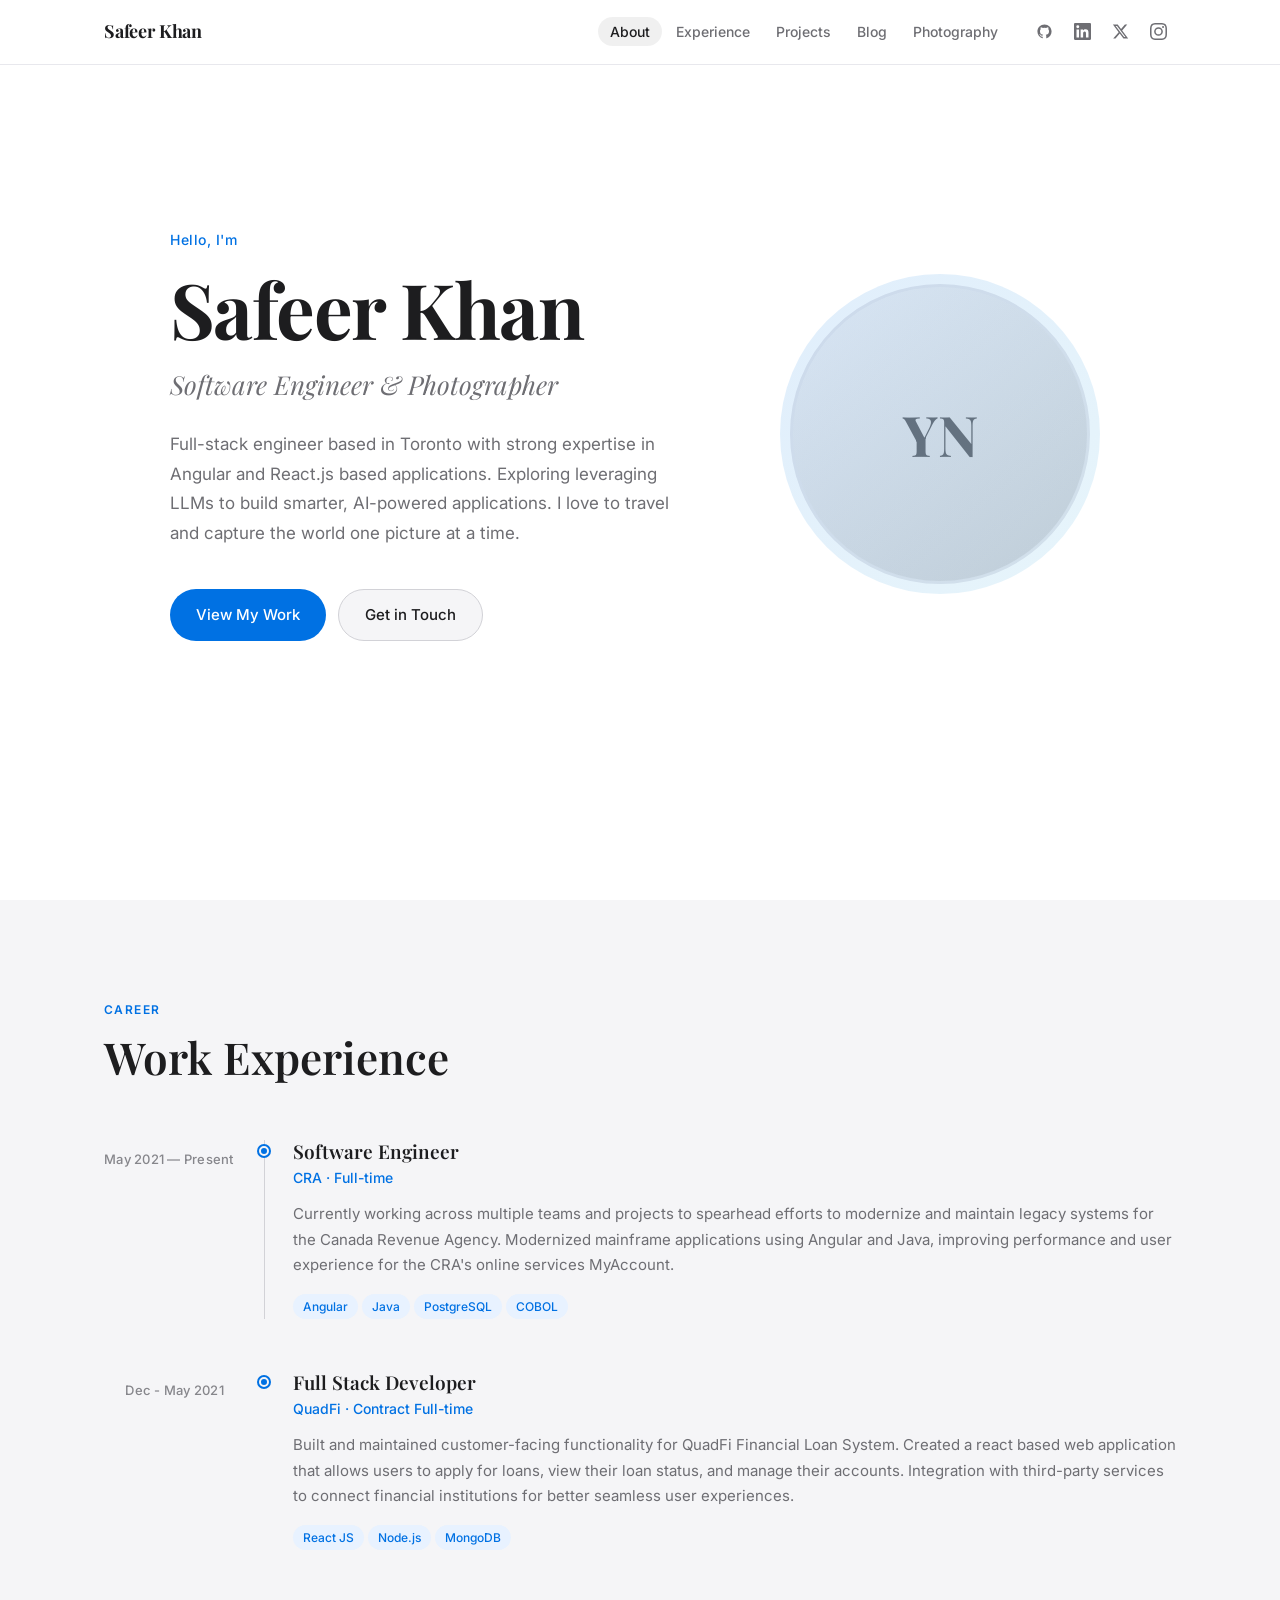
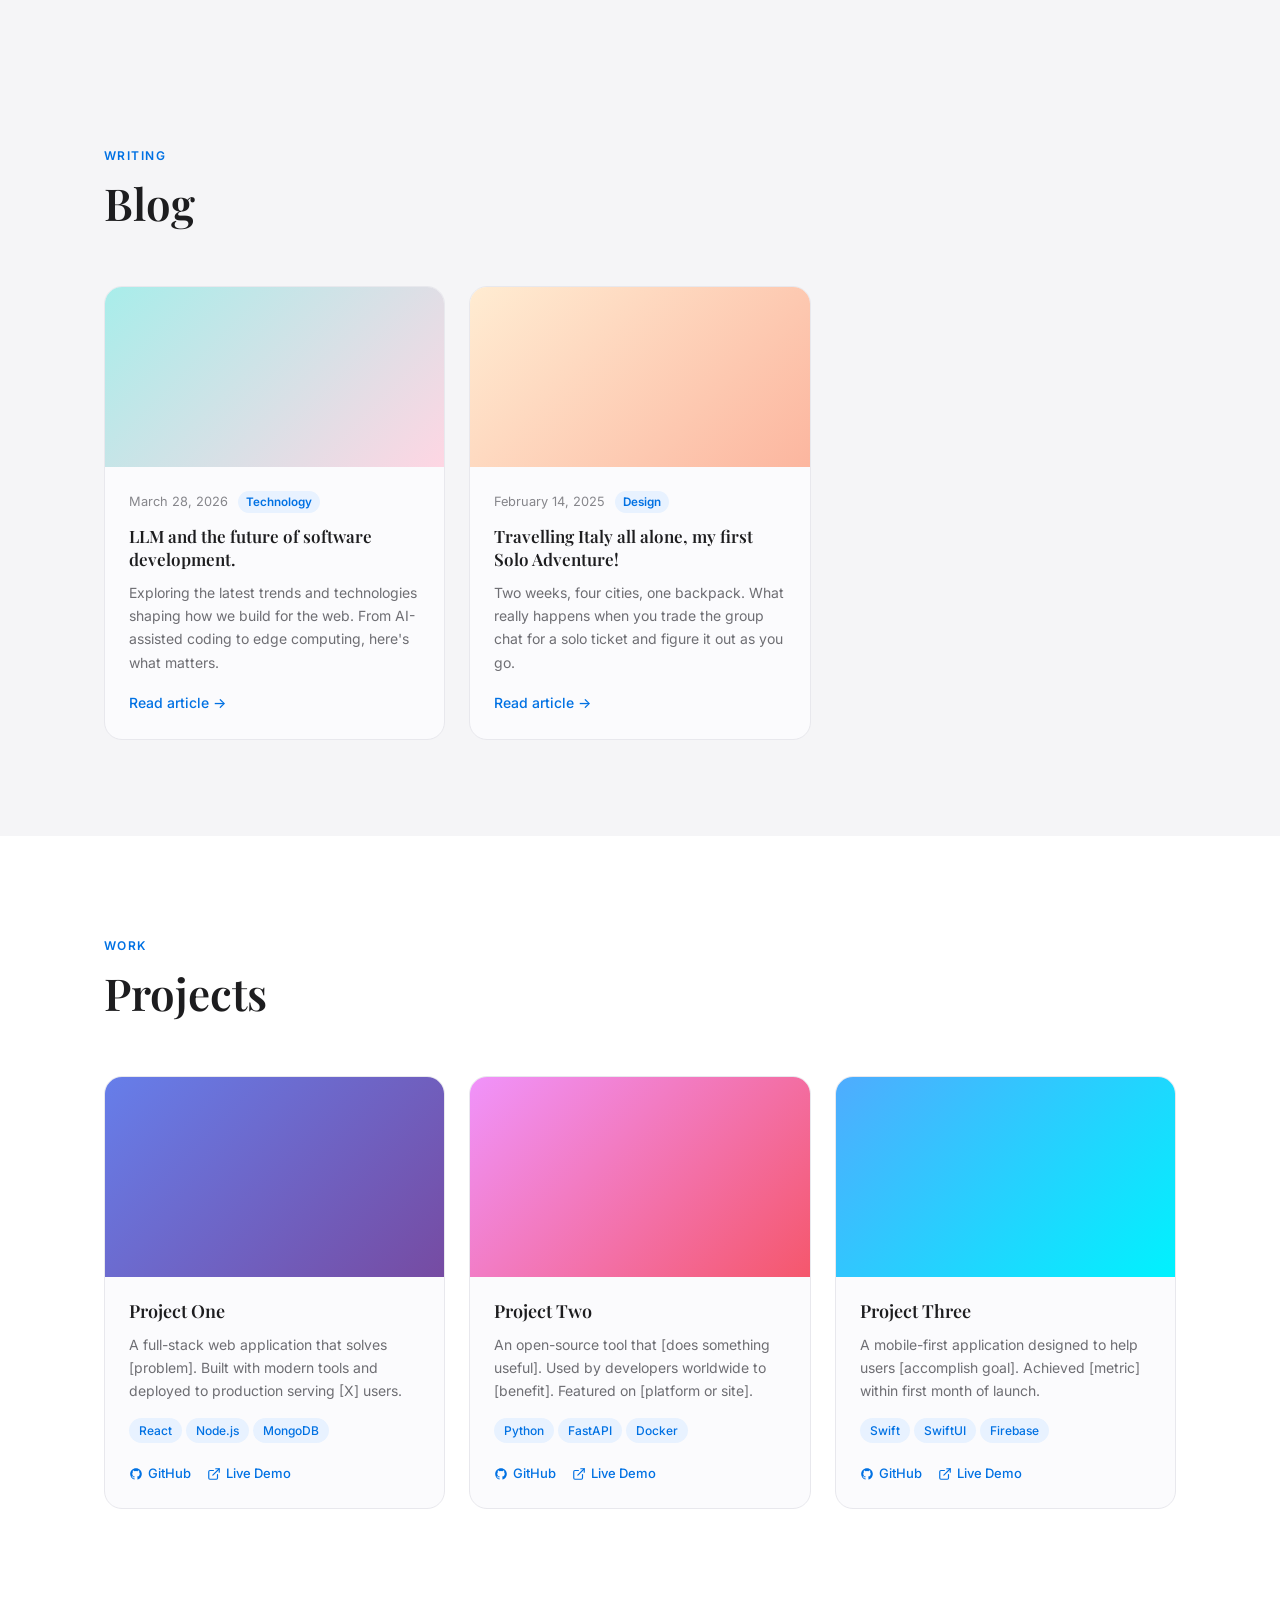
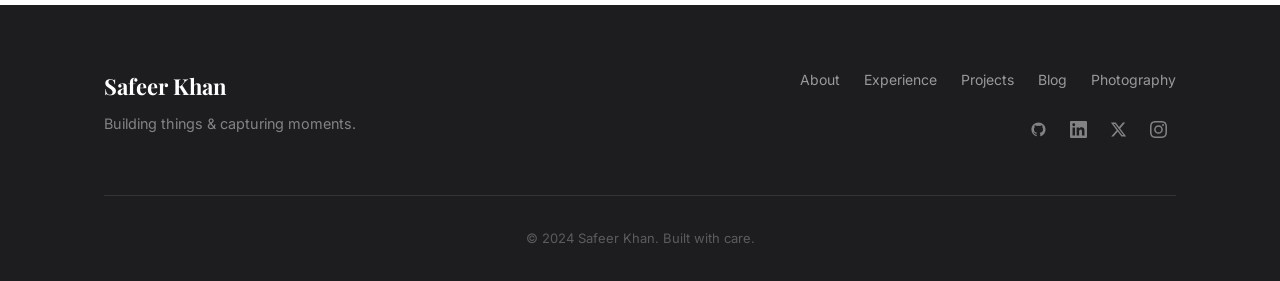
<file: index.html>
<!doctype html>
<html lang="en">
  <head>
    <meta charset="UTF-8" />
    <meta name="viewport" content="width=device-width, initial-scale=1.0" />
    <title>Safeer Khan — Portfolio</title>
    <link rel="preconnect" href="https://fonts.googleapis.com" />
    <link rel="preconnect" href="https://fonts.gstatic.com" crossorigin />
    <link
      href="https://fonts.googleapis.com/css2?family=Inter:wght@300;400;500;600&family=Playfair+Display:ital,wght@0,400;0,600;0,700;1,400&display=swap"
      rel="stylesheet"
    />
    <link rel="stylesheet" href="css/style.css" />
  </head>
  <body>
    <!-- ============ NAVIGATION ============ -->
    <nav class="nav" id="nav">
      <div class="nav-inner">
        <a href="#about" class="nav-logo">Safeer Khan</a>
        <ul class="nav-links">
          <li><a href="#about">About</a></li>
          <li><a href="#experience">Experience</a></li>
          <li><a href="#projects">Projects</a></li>
          <li><a href="#blog">Blog</a></li>
          <li><a href="#photography">Photography</a></li>
        </ul>
        <div class="nav-social">
          <a href="#" class="social-icon" aria-label="GitHub">
            <span class="icon icon-github icon-md"></span>
          </a>
          <a href="#" class="social-icon" aria-label="LinkedIn">
            <span class="icon icon-linkedin icon-md"></span>
          </a>
          <a href="#" class="social-icon" aria-label="Twitter / X">
            <span class="icon icon-twitter icon-md"></span>
          </a>
          <a href="#" class="social-icon" aria-label="Instagram">
            <span class="icon icon-instagram icon-md"></span>
          </a>
        </div>
        <button
          class="nav-hamburger"
          id="navHamburger"
          aria-label="Toggle menu"
        >
          <span></span><span></span><span></span>
        </button>
      </div>
    </nav>

    <!-- Mobile menu -->
    <div class="mobile-menu" id="mobileMenu">
      <ul>
        <li><a href="#about" onclick="closeMobileMenu()">About</a></li>
        <li>
          <a href="#experience" onclick="closeMobileMenu()">Experience</a>
        </li>
        <li><a href="#projects" onclick="closeMobileMenu()">Projects</a></li>
        <li><a href="#blog" onclick="closeMobileMenu()">Blog</a></li>
        <li>
          <a href="#photography" onclick="closeMobileMenu()">Photography</a>
        </li>
      </ul>
    </div>

    <!-- ============ HERO / ABOUT ============ -->
    <section class="section section-hero" id="about">
      <div class="container">
        <div class="hero-layout">
          <div class="hero-text">
            <span class="hero-greeting">Hello, I'm</span>
            <h1 class="hero-name">Safeer Khan</h1>
            <p class="hero-tagline">Software Engineer &amp; Photographer</p>
            <p class="hero-bio">
              Full-stack engineer based in Toronto with strong expertise in
              Angular and React.js based applications. Exploring leveraging LLMs
              to build smarter, AI-powered applications. I love to travel and
              capture the world one picture at a time.
            </p>
            <div class="hero-cta">
              <a href="#projects" class="btn btn-primary">View My Work</a>
              <a href="mailto:hello@yourname.com" class="btn btn-secondary"
                >Get in Touch</a
              >
            </div>
          </div>
          <div class="hero-image">
            <div class="avatar-frame">
              <div class="avatar-placeholder">YN</div>
            </div>
          </div>
        </div>
      </div>
    </section>

    <!-- ============ WORK EXPERIENCE ============ -->
    <section class="section section-alt" id="experience">
      <div class="container">
        <div class="section-header">
          <span class="section-label">Career</span>
          <h2 class="section-title">Work Experience</h2>
        </div>

          <div class="timeline-item">
            <div class="timeline-meta">
              <span class="timeline-date">May 2021 — Present</span>
            </div>
            <div class="timeline-body">
              <div class="timeline-dot"></div>
              <div class="timeline-content">
                <h3 class="timeline-role">Software Engineer</h3>
                <p class="timeline-company">CRA · Full-time</p>
                <p class="timeline-desc">
                  Currently working across multiple teams and projects to
                  spearhead efforts to modernize and maintain legacy systems for
                  the Canada Revenue Agency. Modernized mainframe applications
                  using Angular and Java, improving performance and user
                  experience for the CRA's online services MyAccount.
                </p>
                <div class="timeline-tags">
                  <span class="tag">Angular</span>
                  <span class="tag">Java</span>
                  <span class="tag">PostgreSQL</span>
                  <span class="tag">COBOL</span>
                </div>
              </div>
            </div>
          </div>

          <div class="timeline-item">
            <div class="timeline-meta">
              <span class="timeline-date">Dec - May 2021</span>
            </div>
            <div class="timeline-body">
              <div class="timeline-dot"></div>
              <div class="timeline-content">
                <h3 class="timeline-role">Full Stack Developer</h3>
                <p class="timeline-company">QuadFi · Contract Full-time</p>
                <p class="timeline-desc">
                  Built and maintained customer-facing functionality for QuadFi
                  Financial Loan System. Created a react based web application
                  that allows users to apply for loans, view their loan status,
                  and manage their accounts. Integration with third-party
                  services to connect financial institutions for better seamless
                  user experiences.
                </p>
                <div class="timeline-tags">
                  <span class="tag">React JS</span>
                  <span class="tag">Node.js</span>
                  <span class="tag">MongoDB</span>
                </div>
              </div>
            </div>
          </div>
        </div>
      </div>
    </section>

    <!-- ============ BLOG ============ -->
    <section class="section section-alt" id="blog">
      <div class="container">
        <div class="section-header">
          <span class="section-label">Writing</span>
          <h2 class="section-title">Blog</h2>
        </div>
        <div class="blog-grid">
          <article class="blog-card">
            <div
              class="blog-image"
              style="
                background: linear-gradient(135deg, #a8edea 0%, #fed6e3 100%);
              "
            ></div>
            <div class="blog-body">
              <div class="blog-meta">
                <span class="blog-date">March 28, 2026</span>
                <span class="blog-category">Technology</span>
              </div>
              <h3 class="blog-title">LLM and the future of software development.</h3>
              <p class="blog-excerpt">
                Exploring the latest trends and technologies shaping how we
                build for the web. From AI-assisted coding to edge computing,
                here's what matters.
              </p>
              <a href="#" class="blog-read-more">Read article →</a>
            </div>
          </article>

          <article class="blog-card">
            <div
              class="blog-image"
              style="
                background: linear-gradient(135deg, #ffecd2 0%, #fcb69f 100%);
              "
            ></div>
            <div class="blog-body">
              <div class="blog-meta">
                <span class="blog-date">February 14, 2025</span>
                <span class="blog-category">Design</span>
              </div>
              <h3 class="blog-title">Travelling Italy all alone, my first Solo Adventure!</h3>
              <p class="blog-excerpt">
                Two weeks, four cities, one backpack. What really happens when
                you trade the group chat for a solo ticket and figure it out as
                you go.
              </p>
              <a href="blog/italy-solo-adventure.html" class="blog-read-more">Read article →</a>
            </div>
          </article>
        </div>
      </div>
    </section>

    <!-- ============ PROJECTS ============ -->
    <section class="section" id="projects">
      <div class="container">
        <div class="section-header">
          <span class="section-label">Work</span>
          <h2 class="section-title">Projects</h2>
        </div>
        <div class="projects-grid">
          <div class="project-card">
            <div
              class="project-image"
              style="
                background: linear-gradient(135deg, #667eea 0%, #764ba2 100%);
              "
            ></div>
            <div class="project-body">
              <h3 class="project-title">Project One</h3>
              <p class="project-desc">
                A full-stack web application that solves [problem]. Built with
                modern tools and deployed to production serving [X] users.
              </p>
              <div class="project-tags">
                <span class="tag">React</span>
                <span class="tag">Node.js</span>
                <span class="tag">MongoDB</span>
              </div>
              <div class="project-links">
                <a href="#" class="project-link">
                  <span class="icon icon-github icon-sm"></span>
                  GitHub
                </a>
                <a href="#" class="project-link">
                  <span class="icon icon-external icon-sm"></span>
                  Live Demo
                </a>
              </div>
            </div>
          </div>

          <div class="project-card">
            <div
              class="project-image"
              style="
                background: linear-gradient(135deg, #f093fb 0%, #f5576c 100%);
              "
            ></div>
            <div class="project-body">
              <h3 class="project-title">Project Two</h3>
              <p class="project-desc">
                An open-source tool that [does something useful]. Used by
                developers worldwide to [benefit]. Featured on [platform or
                site].
              </p>
              <div class="project-tags">
                <span class="tag">Python</span>
                <span class="tag">FastAPI</span>
                <span class="tag">Docker</span>
              </div>
              <div class="project-links">
                <a href="#" class="project-link">
                  <span class="icon icon-github icon-sm"></span>
                  GitHub
                </a>
                <a href="#" class="project-link">
                  <span class="icon icon-external icon-sm"></span>
                  Live Demo
                </a>
              </div>
            </div>
          </div>

          <div class="project-card">
            <div
              class="project-image"
              style="
                background: linear-gradient(135deg, #4facfe 0%, #00f2fe 100%);
              "
            ></div>
            <div class="project-body">
              <h3 class="project-title">Project Three</h3>
              <p class="project-desc">
                A mobile-first application designed to help users [accomplish
                goal]. Achieved [metric] within first month of launch.
              </p>
              <div class="project-tags">
                <span class="tag">Swift</span>
                <span class="tag">SwiftUI</span>
                <span class="tag">Firebase</span>
              </div>
              <div class="project-links">
                <a href="#" class="project-link">
                  <span class="icon icon-github icon-sm"></span>
                  GitHub
                </a>
                <a href="#" class="project-link">
                  <span class="icon icon-external icon-sm"></span>
                  Live Demo
                </a>
              </div>
            </div>
          </div>
        </div>
      </div>
    </section>

    <!-- ============ FOOTER ============ -->
    <footer class="footer">
      <div class="container">
        <div class="footer-inner">
          <div class="footer-left">
            <span class="footer-name">Safeer Khan</span>
            <p class="footer-tagline">
              Building things &amp; capturing moments.
            </p>
          </div>
          <div class="footer-right">
            <nav class="footer-nav" aria-label="Footer navigation">
              <a href="#about">About</a>
              <a href="#experience">Experience</a>
              <a href="#projects">Projects</a>
              <a href="#blog">Blog</a>
              <a href="#photography">Photography</a>
            </nav>
            <div class="footer-social">
              <a href="#" aria-label="GitHub">
                <span class="icon icon-github icon-md"></span>
              </a>
              <a href="#" aria-label="LinkedIn">
                <span class="icon icon-linkedin icon-md"></span>
              </a>
              <a href="#" aria-label="Twitter / X">
                <span class="icon icon-twitter icon-md"></span>
              </a>
              <a href="#" aria-label="Instagram">
                <span class="icon icon-instagram icon-md"></span>
              </a>
            </div>
          </div>
        </div>
        <div class="footer-bottom">
          <p>© 2024 Safeer Khan. Built with care.</p>
        </div>
      </div>
    </footer>

    <script>
      // Nav background on scroll
      const nav = document.getElementById("nav");
      window.addEventListener("scroll", () => {
        nav.classList.toggle("nav-scrolled", window.scrollY > 20);
      });

      // Mobile menu toggle
      const hamburger = document.getElementById("navHamburger");
      const mobileMenu = document.getElementById("mobileMenu");
      hamburger.addEventListener("click", () => {
        hamburger.classList.toggle("active");
        mobileMenu.classList.toggle("open");
      });
      function closeMobileMenu() {
        hamburger.classList.remove("active");
        mobileMenu.classList.remove("open");
      }

      // Active nav link on scroll
      const sections = document.querySelectorAll("section[id]");
      const navLinks = document.querySelectorAll(".nav-links a");
      window.addEventListener("scroll", () => {
        let current = "";
        sections.forEach((s) => {
          if (window.scrollY >= s.offsetTop - 100) current = s.id;
        });
        navLinks.forEach((link) => {
          link.classList.toggle(
            "active",
            link.getAttribute("href") === "#" + current,
          );
        });
      });
    </script>
  </body>
</html>
</file>
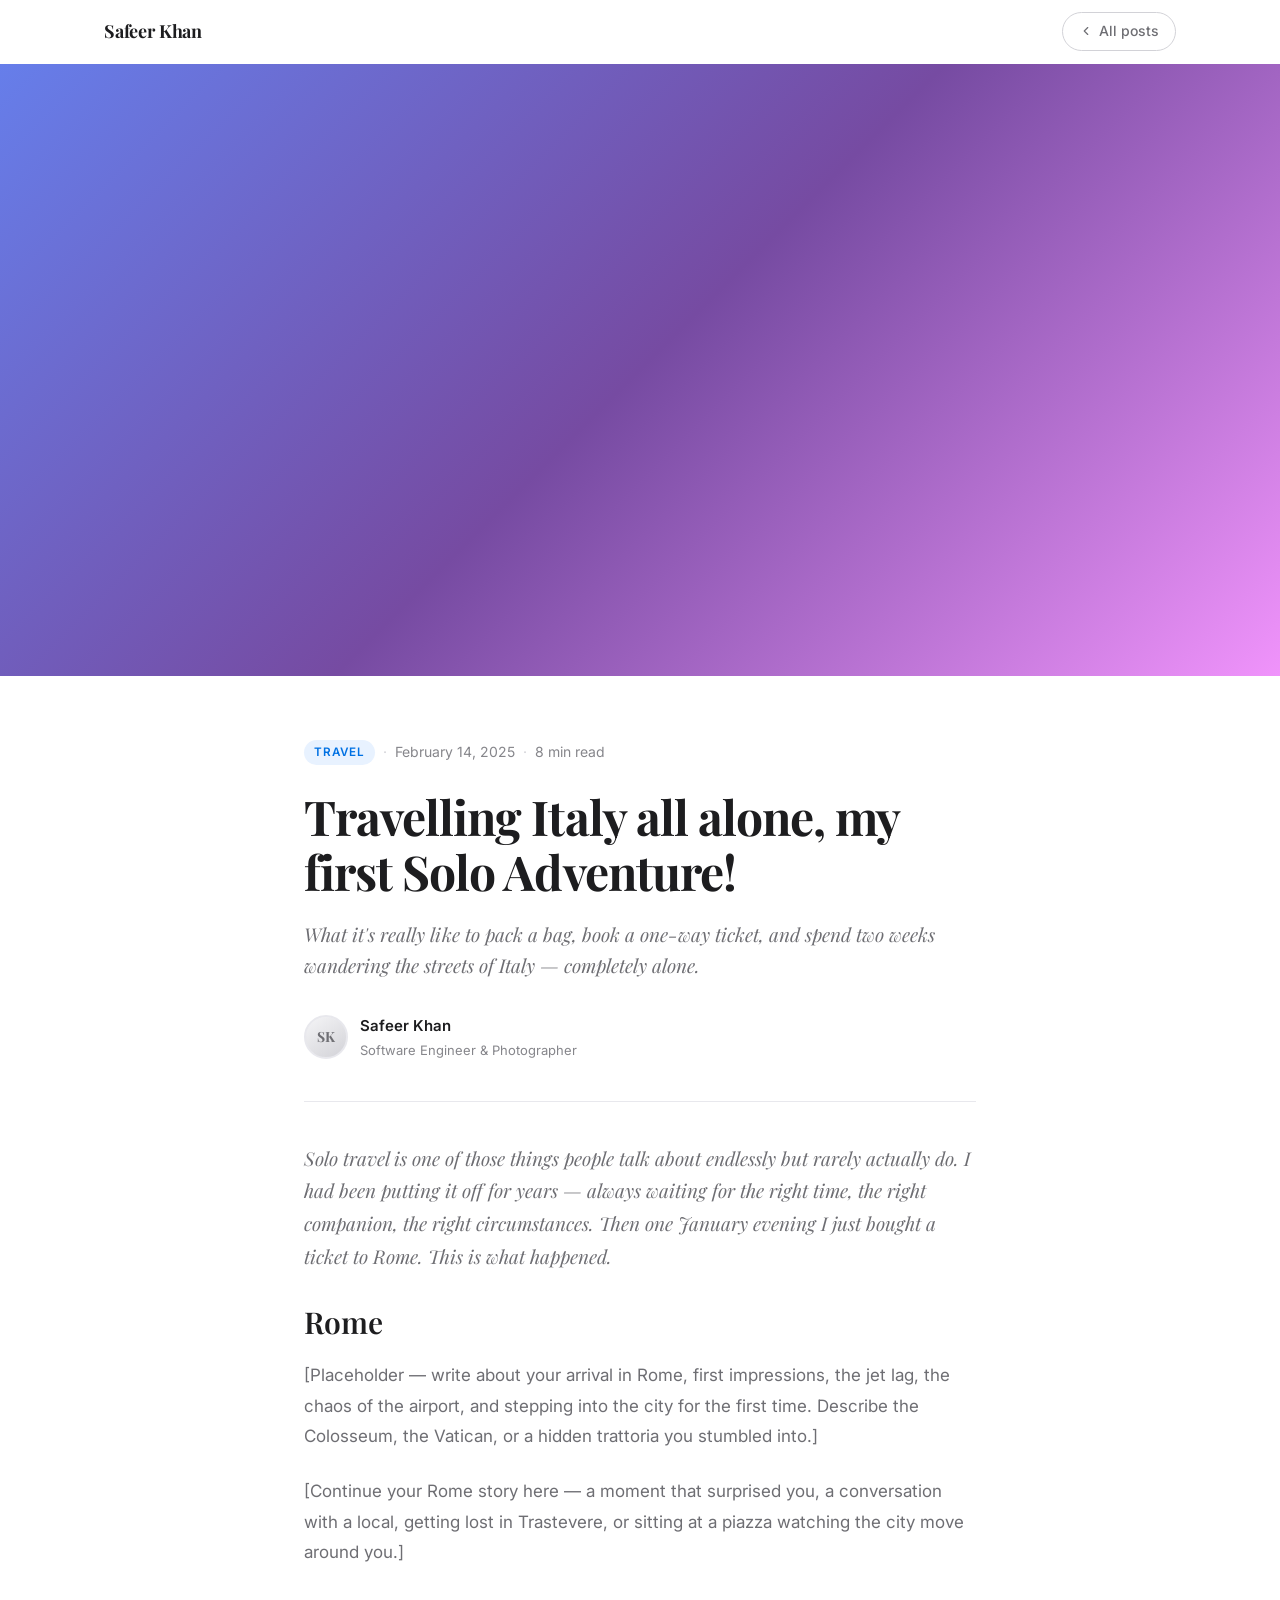
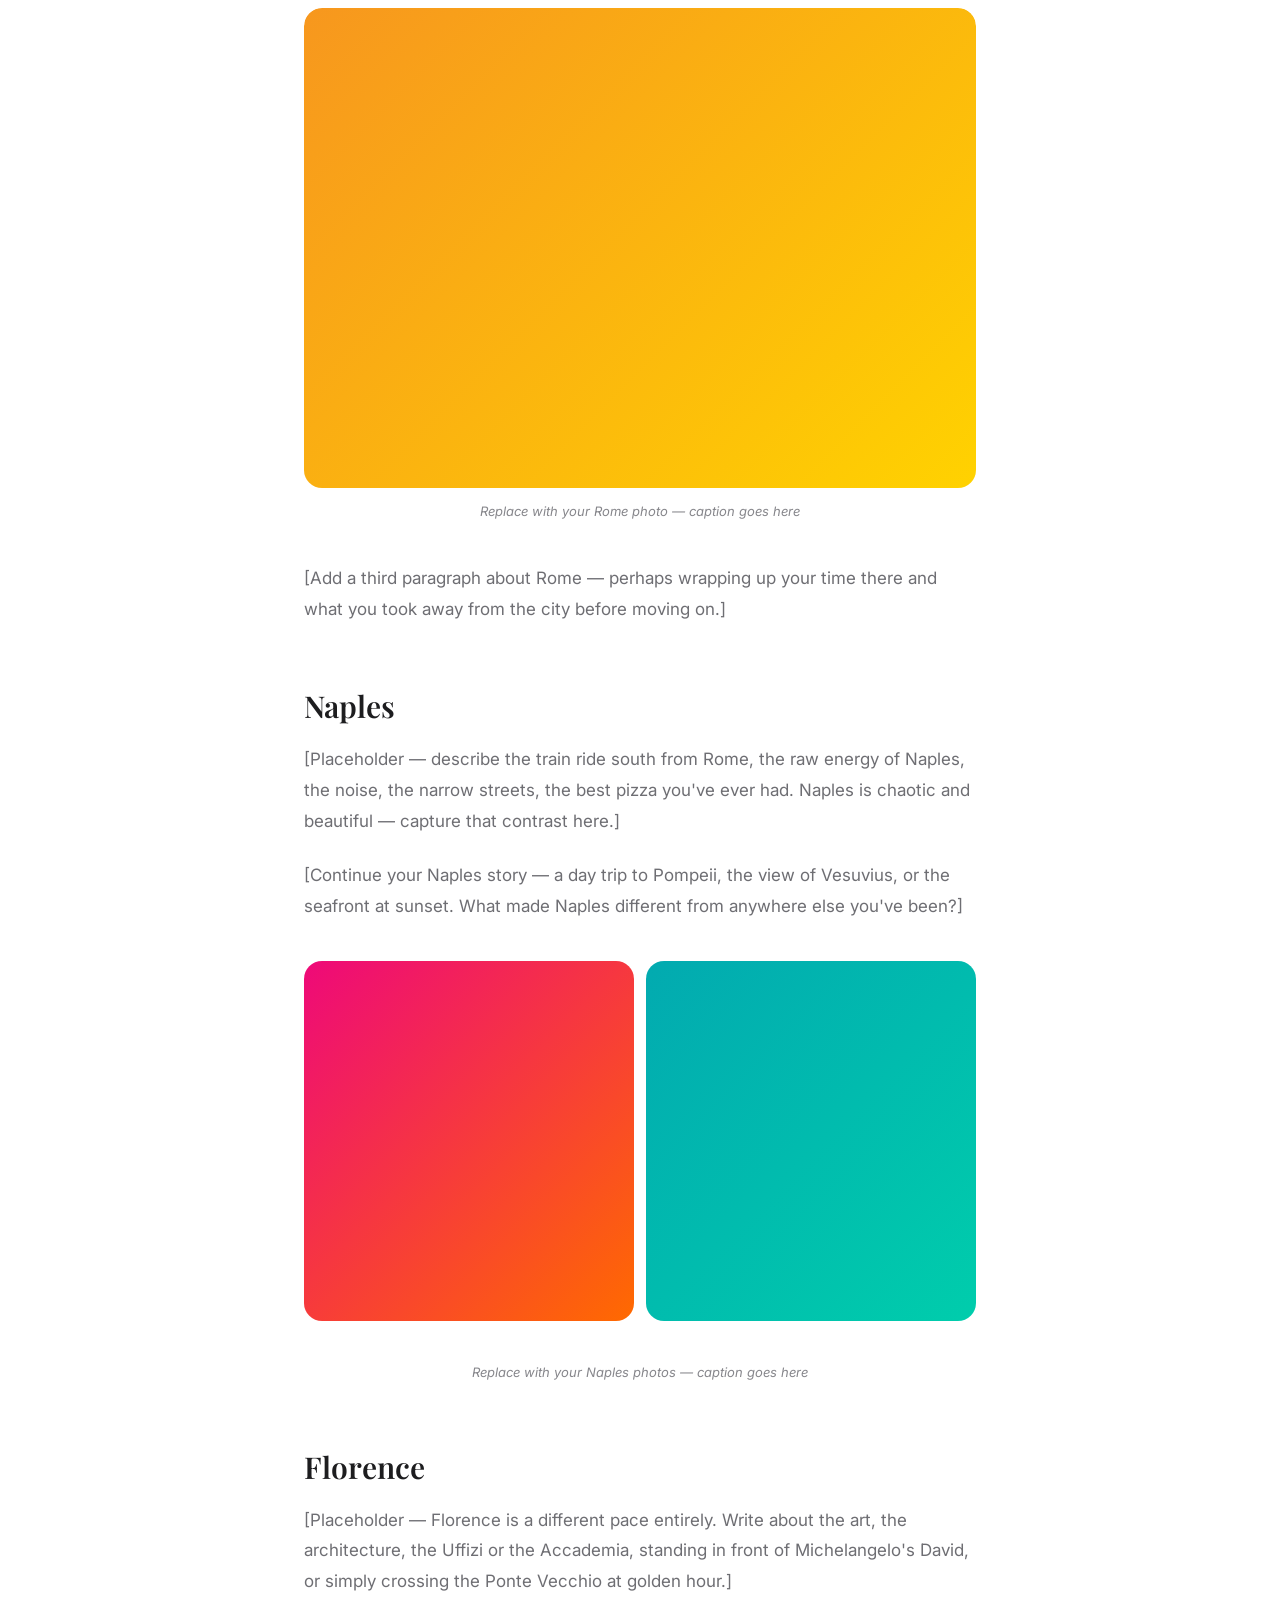
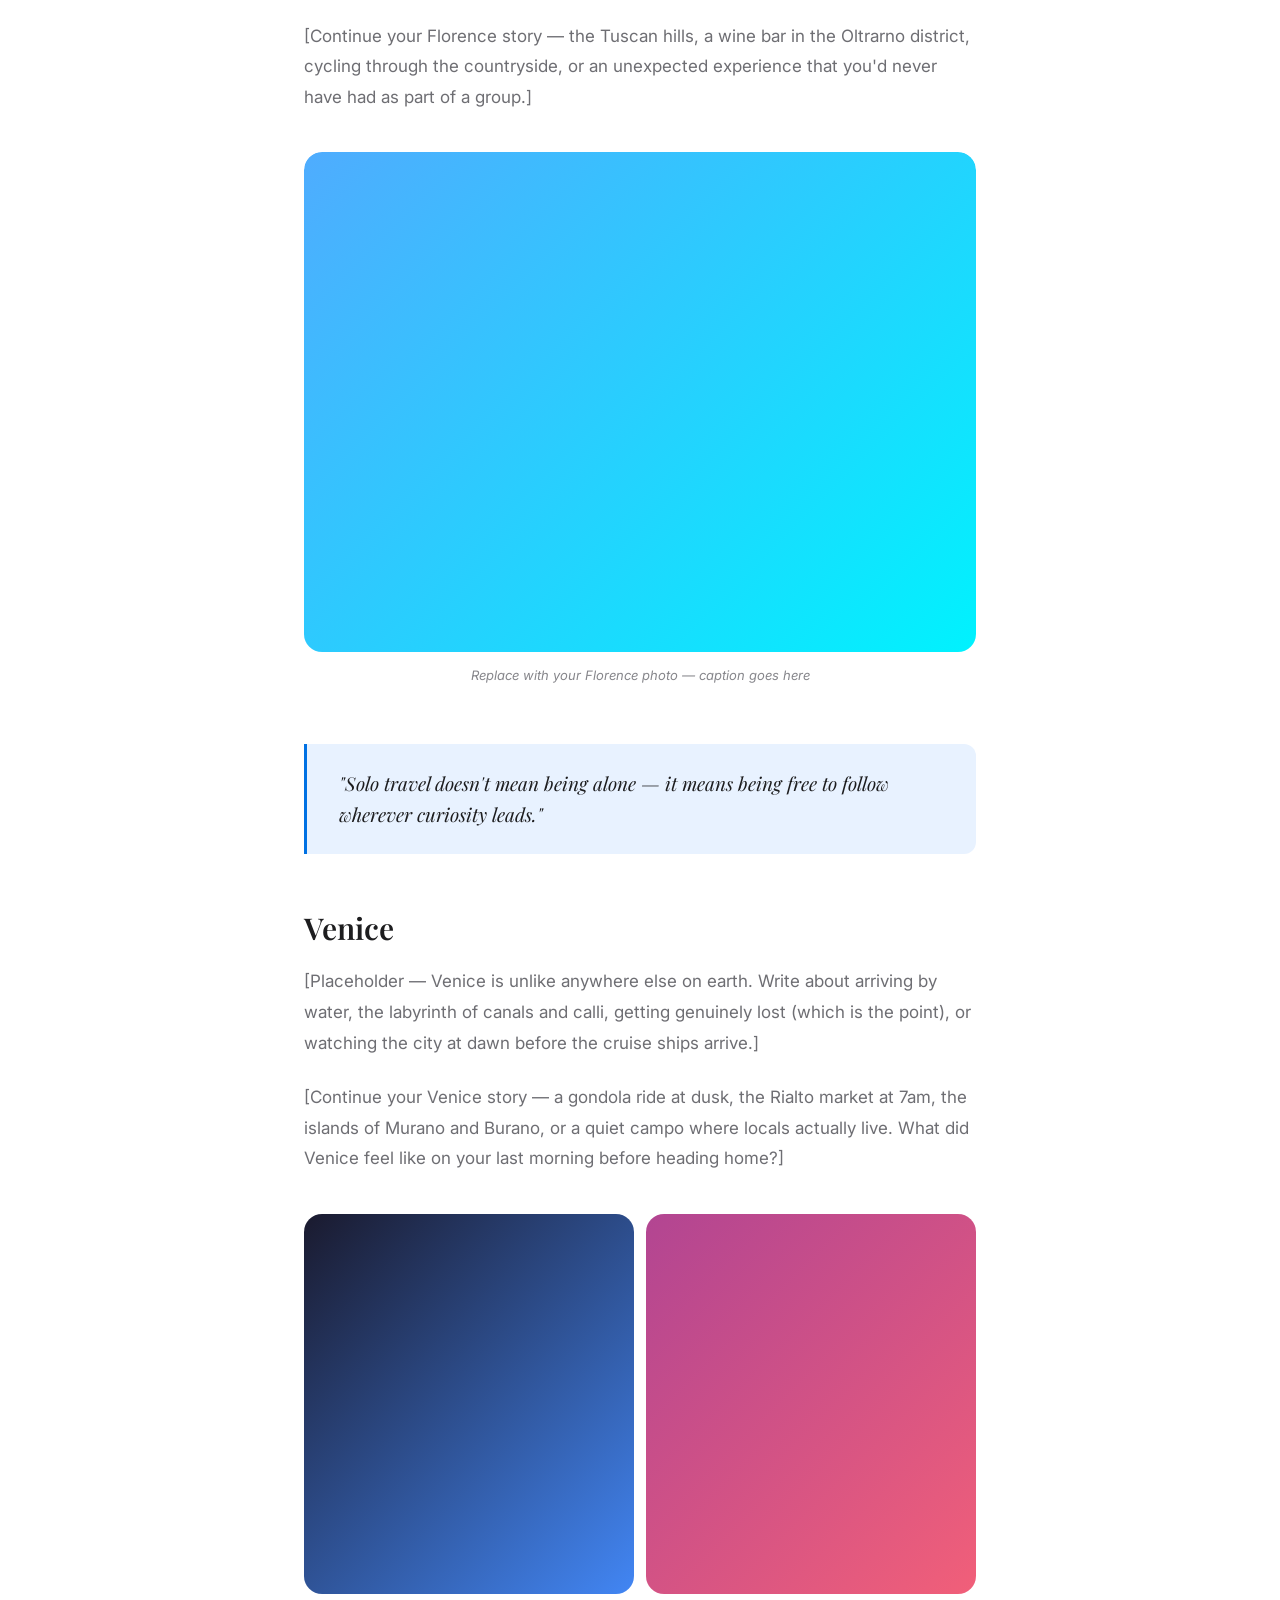
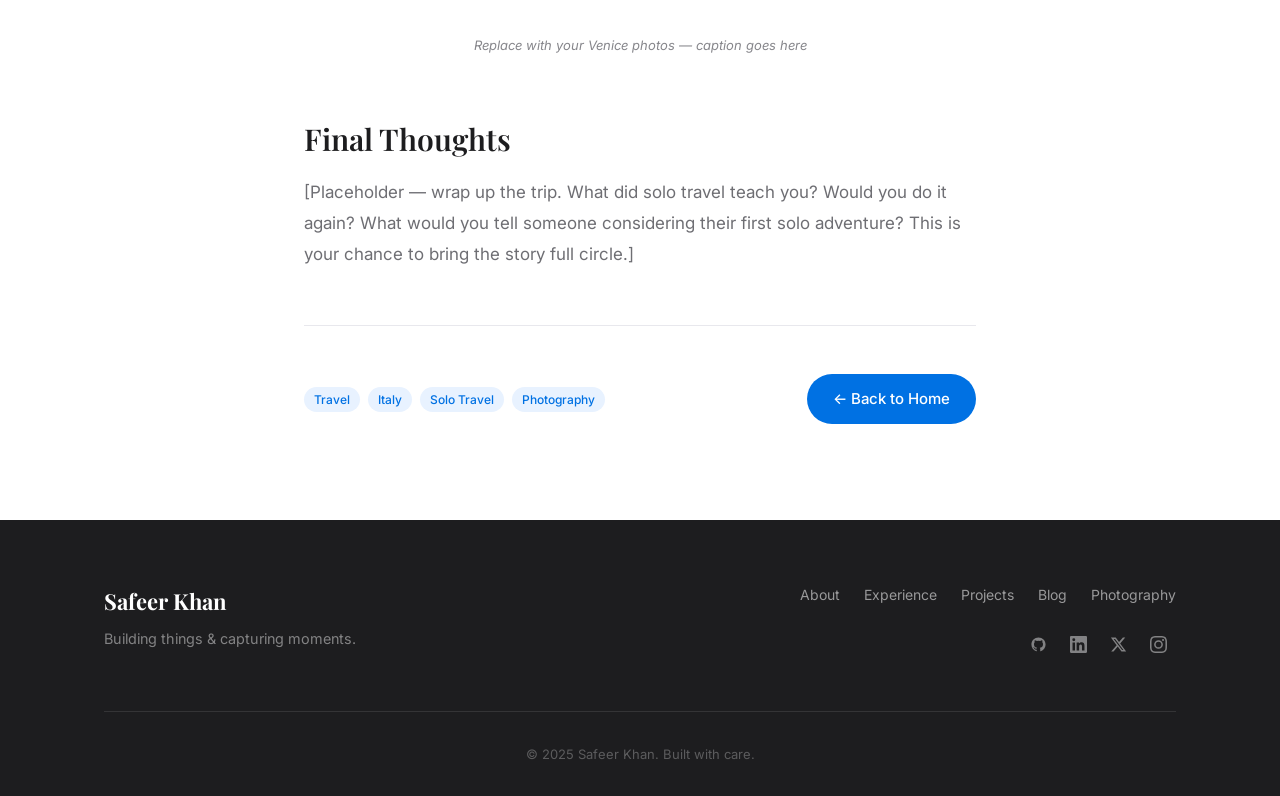
<file: blog/italy-solo-adventure.html>
<!DOCTYPE html>
<html lang="en">
  <head>
    <meta charset="UTF-8" />
    <meta name="viewport" content="width=device-width, initial-scale=1.0" />
    <title>Travelling Italy all alone — Safeer Khan</title>
    <link rel="preconnect" href="https://fonts.googleapis.com" />
    <link rel="preconnect" href="https://fonts.gstatic.com" crossorigin />
    <link
      href="https://fonts.googleapis.com/css2?family=Inter:wght@300;400;500;600&family=Playfair+Display:ital,wght@0,400;0,600;0,700;1,400&display=swap"
      rel="stylesheet"
    />
    <link rel="stylesheet" href="../css/style.css" />
    <link rel="stylesheet" href="../css/blog.css" />
  </head>
  <body>

    <!-- Reading progress bar -->
    <div class="reading-progress" id="readingProgress"></div>

    <!-- ============ NAV ============ -->
    <nav class="nav" id="nav">
      <div class="nav-inner">
        <a href="../index.html" class="nav-logo">Safeer Khan</a>
        <a href="../index.html#blog" class="nav-back">
          <span class="icon icon-arrow-left icon-sm"></span>
          All posts
        </a>
      </div>
    </nav>

    <!-- ============ HERO IMAGE ============ -->
    <div class="post-hero">
      <div
        class="post-hero-image"
        style="background: linear-gradient(135deg, #667eea 0%, #764ba2 50%, #f093fb 100%);"
      >
        <!-- Replace with your hero photo:
             <img src="../images/italy-hero.jpg" alt="Italy"> -->
      </div>
    </div>

    <!-- ============ ARTICLE ============ -->
    <article class="post-article">
      <div class="post-container">

        <!-- Article Header -->
        <header class="post-header">
          <div class="post-meta">
            <span class="post-category">Travel</span>
            <span class="post-date">February 14, 2025</span>
            <span class="post-read-time">8 min read</span>
          </div>
          <h1 class="post-title">
            Travelling Italy all alone, my first Solo Adventure!
          </h1>
          <p class="post-subtitle">
            What it's really like to pack a bag, book a one-way ticket, and
            spend two weeks wandering the streets of Italy — completely alone.
          </p>
          <div class="post-author">
            <div class="author-avatar">SK</div>
            <div class="author-info">
              <span class="author-name">Safeer Khan</span>
              <span class="author-title">Software Engineer & Photographer</span>
            </div>
          </div>
        </header>

        <hr class="post-divider" />

        <!-- Article Body -->
        <div class="post-body">

          <p class="post-lead">
            Solo travel is one of those things people talk about endlessly but
            rarely actually do. I had been putting it off for years — always
            waiting for the right time, the right companion, the right
            circumstances. Then one January evening I just bought a ticket to
            Rome. This is what happened.
          </p>

          <!-- ── ROME ── -->
          <section class="post-section" id="rome">
            <h2>Rome</h2>
            <p>
              [Placeholder — write about your arrival in Rome, first
              impressions, the jet lag, the chaos of the airport, and stepping
              into the city for the first time. Describe the Colosseum, the
              Vatican, or a hidden trattoria you stumbled into.]
            </p>
            <p>
              [Continue your Rome story here — a moment that surprised you, a
              conversation with a local, getting lost in Trastevere, or sitting
              at a piazza watching the city move around you.]
            </p>
            <div class="post-image-block">
              <div
                class="post-image-placeholder"
                style="height: 480px; background: linear-gradient(135deg, #f7971e 0%, #ffd200 100%);"
              >
                <!-- Replace with: <img src="../images/rome.jpg" alt="Rome"> -->
              </div>
              <p class="post-image-caption">
                Replace with your Rome photo — caption goes here
              </p>
            </div>
            <p>
              [Add a third paragraph about Rome — perhaps wrapping up your time
              there and what you took away from the city before moving on.]
            </p>
          </section>

          <!-- ── NAPLES ── -->
          <section class="post-section" id="naples">
            <h2>Naples</h2>
            <p>
              [Placeholder — describe the train ride south from Rome, the raw
              energy of Naples, the noise, the narrow streets, the best pizza
              you've ever had. Naples is chaotic and beautiful — capture that
              contrast here.]
            </p>
            <p>
              [Continue your Naples story — a day trip to Pompeii, the view of
              Vesuvius, or the seafront at sunset. What made Naples different
              from anywhere else you've been?]
            </p>
            <div class="post-image-block post-image-duo">
              <div
                class="post-image-placeholder"
                style="height: 360px; background: linear-gradient(135deg, #ee0979 0%, #ff6a00 100%);"
              >
                <!-- Replace with: <img src="../images/naples-1.jpg" alt="Naples"> -->
              </div>
              <div
                class="post-image-placeholder"
                style="height: 360px; background: linear-gradient(135deg, #02aab0 0%, #00cdac 100%);"
              >
                <!-- Replace with: <img src="../images/naples-2.jpg" alt="Naples"> -->
              </div>
            </div>
            <p class="post-image-caption">
              Replace with your Naples photos — caption goes here
            </p>
          </section>

          <!-- ── FLORENCE ── -->
          <section class="post-section" id="florence">
            <h2>Florence</h2>
            <p>
              [Placeholder — Florence is a different pace entirely. Write about
              the art, the architecture, the Uffizi or the Accademia, standing
              in front of Michelangelo's David, or simply crossing the Ponte
              Vecchio at golden hour.]
            </p>
            <p>
              [Continue your Florence story — the Tuscan hills, a wine bar in
              the Oltrarno district, cycling through the countryside, or an
              unexpected experience that you'd never have had as part of a
              group.]
            </p>
            <div class="post-image-block">
              <div
                class="post-image-placeholder"
                style="height: 500px; background: linear-gradient(135deg, #4facfe 0%, #00f2fe 100%);"
              >
                <!-- Replace with: <img src="../images/florence.jpg" alt="Florence"> -->
              </div>
              <p class="post-image-caption">
                Replace with your Florence photo — caption goes here
              </p>
            </div>
          </section>

          <!-- Pull quote -->
          <blockquote class="post-quote">
            "Solo travel doesn't mean being alone — it means being free to
            follow wherever curiosity leads."
          </blockquote>

          <!-- ── VENICE ── -->
          <section class="post-section" id="venice">
            <h2>Venice</h2>
            <p>
              [Placeholder — Venice is unlike anywhere else on earth. Write
              about arriving by water, the labyrinth of canals and calli,
              getting genuinely lost (which is the point), or watching the city
              at dawn before the cruise ships arrive.]
            </p>
            <p>
              [Continue your Venice story — a gondola ride at dusk, the Rialto
              market at 7am, the islands of Murano and Burano, or a quiet campo
              where locals actually live. What did Venice feel like on your last
              morning before heading home?]
            </p>
            <div class="post-image-block post-image-duo">
              <div
                class="post-image-placeholder"
                style="height: 380px; background: linear-gradient(135deg, #1a1a2e 0%, #4286f4 100%);"
              >
                <!-- Replace with: <img src="../images/venice-1.jpg" alt="Venice"> -->
              </div>
              <div
                class="post-image-placeholder"
                style="height: 380px; background: linear-gradient(135deg, #b24592 0%, #f15f79 100%);"
              >
                <!-- Replace with: <img src="../images/venice-2.jpg" alt="Venice"> -->
              </div>
            </div>
            <p class="post-image-caption">
              Replace with your Venice photos — caption goes here
            </p>
          </section>

          <!-- Closing -->
          <section class="post-section">
            <h2>Final Thoughts</h2>
            <p>
              [Placeholder — wrap up the trip. What did solo travel teach you?
              Would you do it again? What would you tell someone considering
              their first solo adventure? This is your chance to bring the
              story full circle.]
            </p>
          </section>

        </div>

        <!-- Article Footer -->
        <footer class="post-footer">
          <div class="post-tags">
            <span class="tag">Travel</span>
            <span class="tag">Italy</span>
            <span class="tag">Solo Travel</span>
            <span class="tag">Photography</span>
          </div>
          <a href="../index.html" class="btn btn-primary">← Back to Home</a>
        </footer>

      </div>
    </article>

    <!-- ============ SITE FOOTER ============ -->
    <footer class="footer">
      <div class="container">
        <div class="footer-inner">
          <div class="footer-left">
            <span class="footer-name">Safeer Khan</span>
            <p class="footer-tagline">Building things &amp; capturing moments.</p>
          </div>
          <div class="footer-right">
            <nav class="footer-nav" aria-label="Footer navigation">
              <a href="../index.html#about">About</a>
              <a href="../index.html#experience">Experience</a>
              <a href="../index.html#projects">Projects</a>
              <a href="../index.html#blog">Blog</a>
              <a href="../index.html#photography">Photography</a>
            </nav>
            <div class="footer-social">
              <a href="#" aria-label="GitHub">
                <span class="icon icon-github icon-md"></span>
              </a>
              <a href="#" aria-label="LinkedIn">
                <span class="icon icon-linkedin icon-md"></span>
              </a>
              <a href="#" aria-label="Twitter / X">
                <span class="icon icon-twitter icon-md"></span>
              </a>
              <a href="#" aria-label="Instagram">
                <span class="icon icon-instagram icon-md"></span>
              </a>
            </div>
          </div>
        </div>
        <div class="footer-bottom">
          <p>© 2025 Safeer Khan. Built with care.</p>
        </div>
      </div>
    </footer>

    <script>
      // Nav background on scroll
      const nav = document.getElementById("nav");
      window.addEventListener("scroll", () => {
        nav.classList.toggle("nav-scrolled", window.scrollY > 20);
      });

      // Reading progress bar
      const progressBar = document.getElementById("readingProgress");
      const article = document.querySelector(".post-article");
      window.addEventListener("scroll", () => {
        const scrollable = article.offsetHeight - window.innerHeight;
        const scrolled = window.scrollY - article.offsetTop;
        const progress = Math.min(Math.max((scrolled / scrollable) * 100, 0), 100);
        progressBar.style.width = progress + "%";
      });
    </script>

  </body>
</html>
</file>
<file: css/style.css>
/* ============================================
   ICONS
   Uses CSS mask-image so icons inherit currentColor
   from their parent — hover and theme colors work
   without touching the SVG files.

   Usage in HTML:
     <span class="icon icon-github icon-md"></span>

   Sizes:  icon-sm (14px)  icon-md (17px)
   Names:  icon-github  icon-linkedin  icon-twitter
           icon-instagram  icon-external
   ============================================ */
.icon {
  display: inline-block;
  flex-shrink: 0;
  background-color: currentColor;
  -webkit-mask-repeat: no-repeat;
  -webkit-mask-position: center;
  -webkit-mask-size: contain;
  mask-repeat: no-repeat;
  mask-position: center;
  mask-size: contain;
}

.icon-sm { width: 14px; height: 14px; }
.icon-md { width: 17px; height: 17px; }

.icon-github    { -webkit-mask-image: url(../icons/github.svg);        mask-image: url(../icons/github.svg); }
.icon-linkedin  { -webkit-mask-image: url(../icons/linkedin.svg);      mask-image: url(../icons/linkedin.svg); }
.icon-twitter   { -webkit-mask-image: url(../icons/twitter.svg);       mask-image: url(../icons/twitter.svg); }
.icon-instagram { -webkit-mask-image: url(../icons/instagram.svg);     mask-image: url(../icons/instagram.svg); }
.icon-external  { -webkit-mask-image: url(../icons/external-link.svg); mask-image: url(../icons/external-link.svg); }


/* ============================================
   CSS CUSTOM PROPERTIES
   ============================================ */
:root {
  /* Colors */
  --color-bg:           #FFFFFF;
  --color-bg-alt:       #F5F5F7;
  --color-bg-card:      #FBFBFD;
  --color-text:         #1D1D1F;
  --color-text-secondary: #6E6E73;
  --color-text-tertiary:  #86868B;
  --color-accent:       #0071E3;
  --color-accent-hover: #0077ED;
  --color-accent-light: #E8F2FF;
  --color-border:       #D2D2D7;
  --color-border-light: #E8E8ED;

  /* Typography */
  --font-heading: 'Playfair Display', Georgia, 'Times New Roman', serif;
  --font-body:    'Inter', -apple-system, BlinkMacSystemFont, 'SF Pro Display', 'Segoe UI', sans-serif;

  /* Layout */
  --max-width:       1120px;
  --nav-height:      64px;
  --section-padding: 96px;
  --container-px:    24px;

  /* Shadows */
  --shadow-sm: 0 1px 3px rgba(0,0,0,.06), 0 1px 2px rgba(0,0,0,.04);
  --shadow-md: 0 4px 16px rgba(0,0,0,.08), 0 2px 6px rgba(0,0,0,.04);
  --shadow-lg: 0 12px 40px rgba(0,0,0,.10), 0 4px 12px rgba(0,0,0,.05);

  /* Shape */
  --radius-sm:   8px;
  --radius-md:   12px;
  --radius-lg:   18px;
  --radius-full: 9999px;

  /* Motion */
  --transition:      0.2s ease;
  --transition-slow: 0.4s ease;
}


/* ============================================
   RESET & BASE
   ============================================ */
*, *::before, *::after {
  box-sizing: border-box;
  margin: 0;
  padding: 0;
}

html {
  scroll-behavior: smooth;
  -webkit-text-size-adjust: 100%;
}

body {
  font-family: var(--font-body);
  color: var(--color-text);
  background: var(--color-bg);
  line-height: 1.6;
  -webkit-font-smoothing: antialiased;
  -moz-osx-font-smoothing: grayscale;
}

a       { color: inherit; text-decoration: none; }
img     { max-width: 100%; display: block; }
ul      { list-style: none; }
button  { font-family: var(--font-body); cursor: pointer; border: none; background: none; }

h1, h2, h3, h4 {
  font-family: var(--font-heading);
  line-height: 1.2;
  color: var(--color-text);
}


/* ============================================
   LAYOUT HELPERS
   ============================================ */
.container {
  max-width: var(--max-width);
  margin: 0 auto;
  padding: 0 var(--container-px);
}

.section {
  padding: var(--section-padding) 0;
}

.section-alt {
  background: var(--color-bg-alt);
}

.section-header {
  margin-bottom: 56px;
}

.section-label {
  display: inline-block;
  font-size: 0.75rem;
  font-weight: 600;
  letter-spacing: 0.12em;
  text-transform: uppercase;
  color: var(--color-accent);
  margin-bottom: 12px;
}

.section-title {
  font-size: clamp(2rem, 4vw, 2.75rem);
  font-weight: 600;
}

.section-subtitle {
  margin-top: 12px;
  font-size: 0.875rem;
  color: var(--color-text-tertiary);
}


/* ============================================
   NAVIGATION
   ============================================ */
.nav {
  position: fixed;
  inset: 0 0 auto 0;
  z-index: 1000;
  height: var(--nav-height);
  background: rgba(255, 255, 255, 0.72);
  backdrop-filter: saturate(180%) blur(20px);
  -webkit-backdrop-filter: saturate(180%) blur(20px);
  border-bottom: 1px solid transparent;
  transition: border-color var(--transition), background var(--transition);
}

.nav-scrolled {
  border-bottom-color: var(--color-border-light);
  background: rgba(255, 255, 255, 0.90);
}

.nav-inner {
  max-width: var(--max-width);
  margin: 0 auto;
  padding: 0 var(--container-px);
  height: 100%;
  display: flex;
  align-items: center;
  gap: 8px;
}

.nav-logo {
  font-family: var(--font-heading);
  font-size: 1.125rem;
  font-weight: 700;
  letter-spacing: -0.01em;
  flex-shrink: 0;
  margin-right: auto;
  transition: color var(--transition);
}
.nav-logo:hover { color: var(--color-accent); }

.nav-links {
  display: flex;
  align-items: center;
  gap: 2px;
}

.nav-links a {
  font-size: 0.875rem;
  font-weight: 500;
  color: var(--color-text-secondary);
  padding: 6px 12px;
  border-radius: var(--radius-full);
  transition: color var(--transition), background var(--transition);
}
.nav-links a:hover,
.nav-links a.active {
  color: var(--color-text);
  background: rgba(0, 0, 0, 0.06);
}

.nav-social {
  display: flex;
  align-items: center;
  gap: 2px;
  margin-left: 8px;
  flex-shrink: 0;
}

.social-icon {
  width: 36px;
  height: 36px;
  display: flex;
  align-items: center;
  justify-content: center;
  color: var(--color-text-secondary);
  border-radius: var(--radius-sm);
  transition: color var(--transition), background var(--transition);
}
.social-icon svg { width: 17px; height: 17px; }
.social-icon:hover {
  color: var(--color-text);
  background: rgba(0, 0, 0, 0.06);
}

/* Hamburger button */
.nav-hamburger {
  display: none;
  flex-direction: column;
  gap: 5px;
  padding: 8px;
  border-radius: var(--radius-sm);
  flex-shrink: 0;
}
.nav-hamburger span {
  display: block;
  width: 20px;
  height: 1.5px;
  background: var(--color-text);
  border-radius: 2px;
  transition: transform var(--transition), opacity var(--transition);
}
.nav-hamburger.active span:nth-child(1) { transform: translateY(6.5px) rotate(45deg); }
.nav-hamburger.active span:nth-child(2) { opacity: 0; }
.nav-hamburger.active span:nth-child(3) { transform: translateY(-6.5px) rotate(-45deg); }

/* Mobile slide-down menu */
.mobile-menu {
  position: fixed;
  top: var(--nav-height);
  left: 0;
  right: 0;
  background: rgba(255, 255, 255, 0.96);
  backdrop-filter: blur(20px);
  -webkit-backdrop-filter: blur(20px);
  border-bottom: 1px solid var(--color-border-light);
  z-index: 999;
  max-height: 0;
  overflow: hidden;
  transition: max-height 0.3s ease;
}
.mobile-menu.open { max-height: 360px; }
.mobile-menu ul   { padding: 12px 24px 24px; }
.mobile-menu li   { border-bottom: 1px solid var(--color-border-light); }
.mobile-menu a {
  display: block;
  padding: 16px 0;
  font-size: 1rem;
  font-weight: 500;
  transition: color var(--transition);
}
.mobile-menu a:hover { color: var(--color-accent); }


/* ============================================
   HERO / ABOUT
   ============================================ */
.section-hero {
  min-height: 100vh;
  display: flex;
  align-items: center;
  padding-top: var(--nav-height);
}

.hero-layout {
  display: grid;
  grid-template-columns: 1fr 340px;
  gap: 80px;
  align-items: center;
}

.hero-greeting {
  display: inline-block;
  font-size: 0.875rem;
  font-weight: 500;
  color: var(--color-accent);
  letter-spacing: 0.04em;
  margin-bottom: 16px;
}

.hero-name {
  font-size: clamp(3rem, 6vw, 5rem);
  font-weight: 700;
  letter-spacing: -0.02em;
  line-height: 1.05;
  margin-bottom: 16px;
}

.hero-tagline {
  font-family: var(--font-heading);
  font-size: clamp(1.25rem, 2.5vw, 1.625rem);
  font-style: italic;
  color: var(--color-text-secondary);
  margin-bottom: 24px;
}

.hero-bio {
  font-size: 1.0625rem;
  color: var(--color-text-secondary);
  line-height: 1.75;
  max-width: 520px;
  margin-bottom: 40px;
}

.hero-cta {
  display: flex;
  gap: 12px;
  flex-wrap: wrap;
}

/* Buttons */
.btn {
  display: inline-flex;
  align-items: center;
  gap: 8px;
  padding: 13px 26px;
  border-radius: var(--radius-full);
  font-size: 0.9375rem;
  font-weight: 500;
  transition: all var(--transition);
}

.btn-primary {
  background: var(--color-accent);
  color: #fff;
}
.btn-primary:hover {
  background: var(--color-accent-hover);
  transform: translateY(-1px);
  box-shadow: 0 4px 14px rgba(0, 113, 227, 0.35);
}

.btn-secondary {
  background: var(--color-bg-alt);
  color: var(--color-text);
  border: 1px solid var(--color-border);
}
.btn-secondary:hover {
  background: var(--color-border-light);
  transform: translateY(-1px);
}

/* Avatar */
.hero-image { display: flex; justify-content: center; }

.avatar-frame {
  position: relative;
  width: 300px;
  height: 300px;
}
.avatar-frame::before {
  content: '';
  position: absolute;
  inset: -10px;
  border-radius: 50%;
  background: linear-gradient(135deg, var(--color-accent), #34aadc);
  opacity: 0.12;
}

.avatar-placeholder {
  width: 100%;
  height: 100%;
  border-radius: 50%;
  background: linear-gradient(145deg, var(--color-bg-alt), var(--color-border));
  border: 3px solid var(--color-border-light);
  display: flex;
  align-items: center;
  justify-content: center;
  font-family: var(--font-heading);
  font-size: 3.5rem;
  font-weight: 700;
  color: var(--color-text-secondary);
  /* Replace with: background-image: url('your-photo.jpg'); background-size: cover; */
}


/* ============================================
   WORK EXPERIENCE / TIMELINE
   ============================================ */
.timeline {
  position: relative;
  padding-left: 0;
}

.timeline-item {
  position: relative;
  display: grid;
  grid-template-columns: 120px 1fr;
  gap: 0 40px;
  margin-bottom: 52px;
}
.timeline-item:last-child { margin-bottom: 0; }

.timeline-meta {
  padding-top: 6px;
  text-align: right;
  flex-shrink: 0;
}

.timeline-date {
  font-size: 0.8125rem;
  font-weight: 500;
  color: var(--color-text-tertiary);
  letter-spacing: 0.02em;
  white-space: nowrap;
}

.timeline-body {
  position: relative;
  padding-left: 28px;
  border-left: 1.5px solid var(--color-border);
}
.timeline-item:last-child .timeline-body { border-left-color: transparent; }

.timeline-dot {
  position: absolute;
  left: -5.75px;
  top: 6px;
  width: 10px;
  height: 10px;
  border-radius: 50%;
  background: var(--color-accent);
  border: 2px solid var(--color-bg-alt);
  box-shadow: 0 0 0 2px var(--color-accent);
}

.timeline-role {
  font-size: 1.1875rem;
  font-weight: 600;
  margin-bottom: 4px;
}

.timeline-company {
  font-size: 0.875rem;
  font-weight: 500;
  color: var(--color-accent);
  margin-bottom: 12px;
}

.timeline-desc {
  font-size: 0.9375rem;
  color: var(--color-text-secondary);
  line-height: 1.7;
  margin-bottom: 16px;
}

.timeline-tags { display: flex; flex-wrap: wrap; gap: 4px; }

/* Shared tag pill */
.tag {
  display: inline-block;
  padding: 3px 10px;
  background: var(--color-accent-light);
  color: var(--color-accent);
  border-radius: var(--radius-full);
  font-size: 0.75rem;
  font-weight: 500;
}


/* ============================================
   PROJECTS
   ============================================ */
.projects-grid {
  display: grid;
  grid-template-columns: repeat(3, 1fr);
  gap: 24px;
}

.project-card {
  background: var(--color-bg-card);
  border: 1px solid var(--color-border-light);
  border-radius: var(--radius-lg);
  overflow: hidden;
  transition: transform var(--transition), box-shadow var(--transition);
}
.project-card:hover {
  transform: translateY(-4px);
  box-shadow: var(--shadow-lg);
}

.project-image {
  height: 200px;
  width: 100%;
}

.project-body { padding: 24px; }

.project-title {
  font-size: 1.125rem;
  font-weight: 600;
  margin-bottom: 10px;
}

.project-desc {
  font-size: 0.875rem;
  color: var(--color-text-secondary);
  line-height: 1.65;
  margin-bottom: 16px;
}

.project-tags {
  display: flex;
  flex-wrap: wrap;
  gap: 4px;
  margin-bottom: 20px;
}

.project-links { display: flex; gap: 16px; }

.project-link {
  display: inline-flex;
  align-items: center;
  gap: 5px;
  font-size: 0.8125rem;
  font-weight: 500;
  color: var(--color-accent);
  transition: opacity var(--transition);
}
.project-link:hover { opacity: 0.7; }


/* ============================================
   BLOG
   ============================================ */
.blog-grid {
  display: grid;
  grid-template-columns: repeat(3, 1fr);
  gap: 24px;
}

.blog-card {
  background: var(--color-bg-card);
  border: 1px solid var(--color-border-light);
  border-radius: var(--radius-lg);
  overflow: hidden;
  transition: transform var(--transition), box-shadow var(--transition);
}
.blog-card:hover {
  transform: translateY(-4px);
  box-shadow: var(--shadow-lg);
}

.blog-image { height: 180px; width: 100%; }

.blog-body { padding: 24px; }

.blog-meta {
  display: flex;
  align-items: center;
  gap: 10px;
  margin-bottom: 12px;
}

.blog-date {
  font-size: 0.8rem;
  color: var(--color-text-tertiary);
}

.blog-category {
  font-size: 0.73rem;
  font-weight: 600;
  color: var(--color-accent);
  background: var(--color-accent-light);
  padding: 2px 8px;
  border-radius: var(--radius-full);
}

.blog-title {
  font-size: 1.0625rem;
  font-weight: 600;
  line-height: 1.35;
  margin-bottom: 10px;
}

.blog-excerpt {
  font-size: 0.875rem;
  color: var(--color-text-secondary);
  line-height: 1.65;
  margin-bottom: 16px;
}

.blog-read-more {
  font-size: 0.875rem;
  font-weight: 500;
  color: var(--color-accent);
  transition: opacity var(--transition);
}
.blog-read-more:hover { opacity: 0.7; }


/* ============================================
   PHOTOGRAPHY / MASONRY GRID
   ============================================ */
.masonry-grid {
  columns: 3;
  column-gap: 16px;
}

.masonry-item {
  break-inside: avoid;
  margin-bottom: 16px;
  border-radius: var(--radius-md);
  overflow: hidden;
  cursor: pointer;
  transition: transform var(--transition), box-shadow var(--transition);
  position: relative;
}
.masonry-item:hover {
  transform: scale(1.015);
  box-shadow: var(--shadow-lg);
  z-index: 1;
}

/* When you add real images, use this structure:
   <div class="masonry-item">
     <img src="your-photo.jpg" alt="Description">
   </div>
*/
.masonry-item img {
  width: 100%;
  height: 100%;
  object-fit: cover;
  display: block;
}


/* ============================================
   FOOTER
   ============================================ */
.footer {
  background: var(--color-text);
  color: #fff;
  padding: 64px 0 32px;
}

.footer-inner {
  display: flex;
  justify-content: space-between;
  align-items: flex-start;
  gap: 48px;
  padding-bottom: 48px;
  border-bottom: 1px solid rgba(255,255,255,.1);
  margin-bottom: 32px;
}

.footer-name {
  display: block;
  font-family: var(--font-heading);
  font-size: 1.375rem;
  font-weight: 700;
  margin-bottom: 8px;
}

.footer-tagline {
  font-size: 0.9rem;
  color: rgba(255,255,255,.45);
}

.footer-right {
  display: flex;
  flex-direction: column;
  align-items: flex-end;
  gap: 20px;
}

.footer-nav {
  display: flex;
  gap: 24px;
  flex-wrap: wrap;
  justify-content: flex-end;
}
.footer-nav a {
  font-size: 0.875rem;
  color: rgba(255,255,255,.55);
  transition: color var(--transition);
}
.footer-nav a:hover { color: #fff; }

.footer-social {
  display: flex;
  gap: 4px;
}
.footer-social a {
  width: 36px;
  height: 36px;
  display: flex;
  align-items: center;
  justify-content: center;
  color: rgba(255,255,255,.45);
  border-radius: var(--radius-sm);
  transition: color var(--transition), background var(--transition);
}
.footer-social a:hover {
  color: #fff;
  background: rgba(255,255,255,.1);
}
.footer-social svg { width: 17px; height: 17px; }

.footer-bottom {
  text-align: center;
}
.footer-bottom p {
  font-size: 0.8125rem;
  color: rgba(255,255,255,.28);
}


/* ============================================
   RESPONSIVE — TABLET
   ============================================ */
@media (max-width: 1024px) {
  .hero-layout {
    grid-template-columns: 1fr 280px;
    gap: 48px;
  }
  .avatar-frame { width: 260px; height: 260px; }

  .projects-grid,
  .blog-grid {
    grid-template-columns: repeat(2, 1fr);
  }
}


/* ============================================
   RESPONSIVE — MOBILE
   ============================================ */
@media (max-width: 768px) {
  :root { --section-padding: 64px; }

  /* Hide desktop nav items, show hamburger */
  .nav-links,
  .nav-social    { display: none; }
  .nav-hamburger { display: flex; }

  /* Hero stacks vertically */
  .hero-layout {
    grid-template-columns: 1fr;
    gap: 40px;
    text-align: center;
  }
  .hero-image { order: -1; }
  .avatar-frame { width: 200px; height: 200px; }
  .hero-bio    { max-width: 100%; }
  .hero-cta    { justify-content: center; }

  /* Single column grids */
  .projects-grid,
  .blog-grid { grid-template-columns: 1fr; }

  /* Timeline collapses */
  .timeline-item {
    grid-template-columns: 1fr;
    gap: 4px;
  }
  .timeline-meta { text-align: left; }
  .timeline-body {
    border-left: none;
    padding-left: 20px;
  }
  .timeline-dot { left: 0; }

  /* 2-col masonry on tablet/mobile */
  .masonry-grid { columns: 2; }

  /* Footer */
  .footer-inner       { flex-direction: column; gap: 32px; }
  .footer-right       { align-items: flex-start; }
  .footer-nav         { justify-content: flex-start; }
}


/* ============================================
   RESPONSIVE — SMALL MOBILE
   ============================================ */
@media (max-width: 480px) {
  .masonry-grid { columns: 1; }
  .hero-name    { font-size: 2.5rem; }
  .section-title { font-size: 1.75rem; }
}
</file>
<file: css/blog.css>
/* ============================================
   BLOG POST STYLES
   Extends css/style.css — shares the same CSS
   custom properties and base resets defined there.

   To reuse for a new post:
     1. Duplicate blog/italy-solo-adventure.html
     2. Update the title, meta, hero gradient, and body content
     3. Link the same two stylesheets (style.css + blog.css)
   ============================================ */


/* ============================================
   READING PROGRESS BAR
   ============================================ */
.reading-progress {
  position: fixed;
  top: 0;
  left: 0;
  height: 3px;
  width: 0%;
  background: var(--color-accent);
  z-index: 2000;
  transition: width 0.08s linear;
  border-radius: 0 2px 2px 0;
}


/* ============================================
   NAV — simplified for blog pages
   ============================================ */
.nav .nav-inner {
  justify-content: space-between;
}

/* Hide the full nav-links / nav-social on blog pages
   (only logo + back button shown) */
.nav-back {
  display: inline-flex;
  align-items: center;
  gap: 6px;
  font-size: 0.875rem;
  font-weight: 500;
  color: var(--color-text-secondary);
  padding: 7px 16px;
  border-radius: var(--radius-full);
  border: 1px solid var(--color-border);
  transition: color var(--transition), background var(--transition),
    border-color var(--transition);
}
.nav-back:hover {
  color: var(--color-text);
  background: var(--color-bg-alt);
  border-color: var(--color-border);
}

/* Register the arrow-left icon (path relative to css/ folder) */
.icon-arrow-left {
  -webkit-mask-image: url(../icons/arrow-left.svg);
  mask-image: url(../icons/arrow-left.svg);
}


/* ============================================
   HERO IMAGE
   ============================================ */
.post-hero {
  margin-top: var(--nav-height);
  height: 68vh;
  min-height: 380px;
  overflow: hidden;
}

.post-hero-image {
  width: 100%;
  height: 100%;
}

.post-hero-image img {
  width: 100%;
  height: 100%;
  object-fit: cover;
  display: block;
}


/* ============================================
   ARTICLE CONTAINER
   ============================================ */
.post-article {
  background: var(--color-bg);
}

.post-container {
  max-width: 720px;
  margin: 0 auto;
  padding: 64px 24px 96px;
}


/* ============================================
   ARTICLE HEADER
   ============================================ */
.post-header {
  margin-bottom: 0;
}

.post-meta {
  display: flex;
  align-items: center;
  gap: 8px;
  margin-bottom: 24px;
  flex-wrap: wrap;
}

.post-category {
  font-size: 0.73rem;
  font-weight: 600;
  color: var(--color-accent);
  background: var(--color-accent-light);
  padding: 3px 10px;
  border-radius: var(--radius-full);
  text-transform: uppercase;
  letter-spacing: 0.08em;
}

.post-date,
.post-read-time {
  font-size: 0.875rem;
  color: var(--color-text-tertiary);
}

.post-date::before,
.post-read-time::before {
  content: "·";
  margin-right: 8px;
  color: var(--color-border);
}

.post-title {
  font-size: clamp(1.875rem, 5vw, 3rem);
  font-weight: 700;
  line-height: 1.15;
  letter-spacing: -0.02em;
  margin-bottom: 20px;
  color: var(--color-text);
}

.post-subtitle {
  font-family: var(--font-heading);
  font-size: 1.1875rem;
  font-style: italic;
  color: var(--color-text-secondary);
  line-height: 1.65;
  margin-bottom: 32px;
}

.post-author {
  display: flex;
  align-items: center;
  gap: 12px;
}

.author-avatar {
  width: 44px;
  height: 44px;
  border-radius: 50%;
  background: linear-gradient(145deg, var(--color-bg-alt), var(--color-border));
  border: 2px solid var(--color-border-light);
  display: flex;
  align-items: center;
  justify-content: center;
  font-family: var(--font-heading);
  font-size: 0.875rem;
  font-weight: 700;
  color: var(--color-text-secondary);
  flex-shrink: 0;
  /* Swap initials for a photo:
     background-image: url(../images/avatar.jpg);
     background-size: cover; */
}

.author-info {
  display: flex;
  flex-direction: column;
  gap: 2px;
}

.author-name {
  font-size: 0.9375rem;
  font-weight: 600;
  color: var(--color-text);
}

.author-title {
  font-size: 0.8125rem;
  color: var(--color-text-tertiary);
}


/* ============================================
   DIVIDER
   ============================================ */
.post-divider {
  border: none;
  border-top: 1px solid var(--color-border-light);
  margin: 40px 0;
}


/* ============================================
   ARTICLE BODY TYPOGRAPHY
   ============================================ */
.post-body {
  font-size: 1.0625rem;
  line-height: 1.8;
  color: var(--color-text);
}

/* Opening lead paragraph */
.post-lead {
  font-family: var(--font-heading);
  font-size: 1.1875rem;
  font-style: italic;
  color: var(--color-text-secondary);
  line-height: 1.72;
  margin-bottom: 48px;
}

/* Sections */
.post-section {
  margin-bottom: 56px;
}

.post-section h2 {
  font-size: clamp(1.375rem, 3vw, 1.875rem);
  font-weight: 600;
  margin-bottom: 20px;
  color: var(--color-text);
  padding-top: 8px;
}

.post-body p {
  margin-bottom: 24px;
  color: var(--color-text-secondary);
}

.post-body p:last-child {
  margin-bottom: 0;
}


/* ============================================
   IMAGES
   ============================================ */
.post-image-block {
  margin: 40px 0;
  border-radius: var(--radius-lg);
  overflow: hidden;
}

/* Two-up image layout */
.post-image-block.post-image-duo {
  display: grid;
  grid-template-columns: 1fr 1fr;
  gap: 12px;
  border-radius: 0;
  overflow: visible;
}

.post-image-duo .post-image-placeholder {
  border-radius: var(--radius-lg);
}

.post-image-placeholder {
  width: 100%;
  display: block;
  border-radius: var(--radius-lg);
}

.post-image-placeholder img {
  width: 100%;
  height: 100%;
  object-fit: cover;
  display: block;
}

.post-image-caption {
  font-size: 0.8125rem !important;
  color: var(--color-text-tertiary) !important;
  text-align: center;
  margin-top: 12px !important;
  margin-bottom: 0 !important;
  font-style: italic;
}


/* ============================================
   PULL QUOTE
   ============================================ */
.post-quote {
  margin: 48px 0;
  padding: 24px 32px;
  border-left: 3px solid var(--color-accent);
  background: var(--color-accent-light);
  border-radius: 0 var(--radius-md) var(--radius-md) 0;
  font-family: var(--font-heading);
  font-size: 1.1875rem;
  font-style: italic;
  color: var(--color-text);
  line-height: 1.65;
}


/* ============================================
   ARTICLE FOOTER
   ============================================ */
.post-footer {
  display: flex;
  align-items: center;
  justify-content: space-between;
  gap: 24px;
  flex-wrap: wrap;
  padding-top: 48px;
  margin-top: 48px;
  border-top: 1px solid var(--color-border-light);
}

.post-tags {
  display: flex;
  flex-wrap: wrap;
  gap: 8px;
}


/* ============================================
   RESPONSIVE
   ============================================ */
@media (max-width: 640px) {
  .post-hero        { height: 50vh; min-height: 280px; }
  .post-container   { padding: 40px 20px 64px; }
  .post-title       { font-size: 1.625rem; }
  .post-image-duo   { grid-template-columns: 1fr; }
  .post-footer      { flex-direction: column; align-items: flex-start; }
}
</file>
